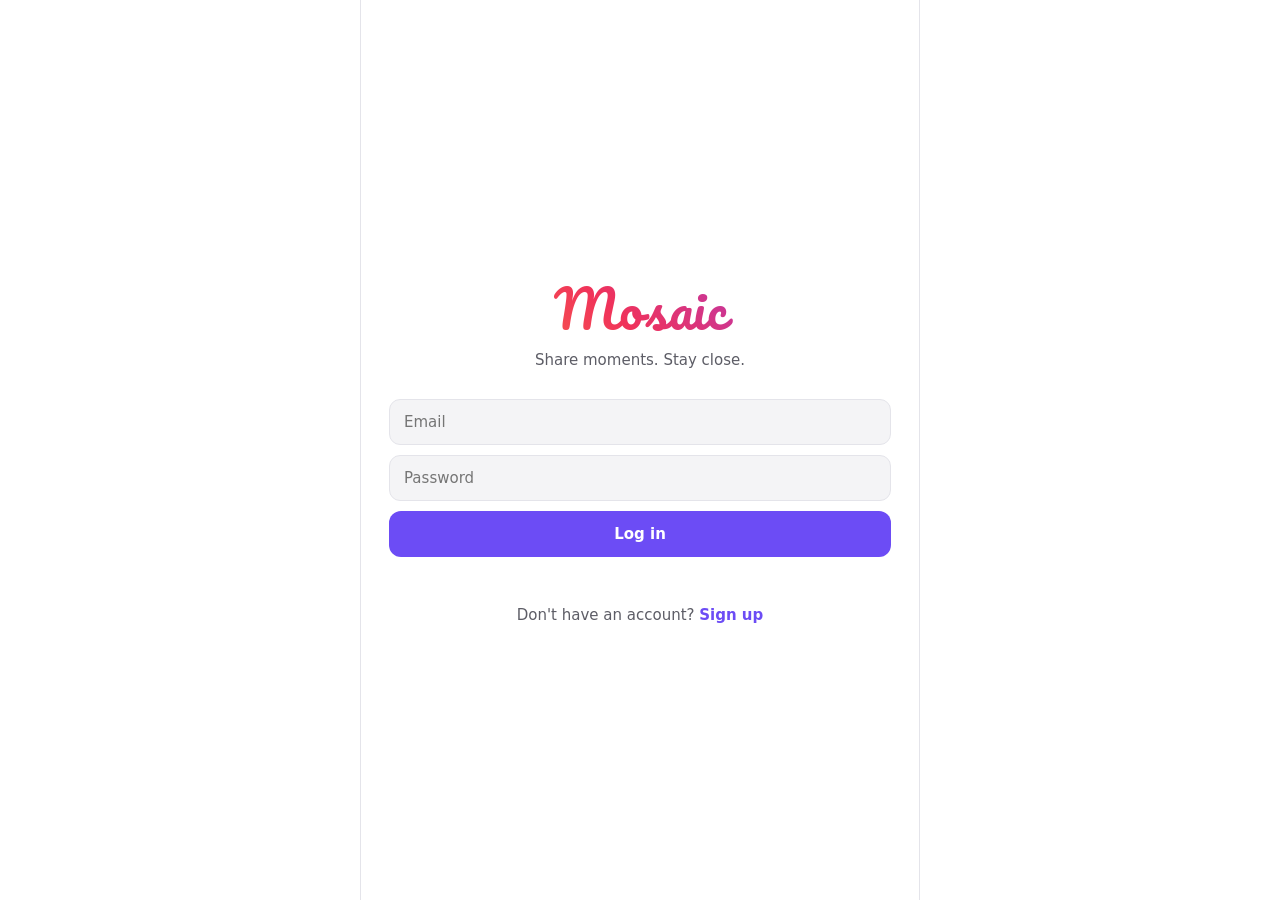
<file: mosaic/index.html>
<!doctype html>
<html lang="en">
<head>
  <meta charset="utf-8">
  <meta name="viewport" content="width=device-width, initial-scale=1, maximum-scale=1, user-scalable=no, viewport-fit=cover">
  <meta name="theme-color" content="#ffffff">
  <title>Mosaic</title>
  <style>@font-face { font-family: "Pacifico"; src: url("fonts/pacifico.woff2") format("woff2"); font-display: swap; }</style>
  <link rel="stylesheet" href="app.css">
</head>
<body>
  <div id="app"></div>
  <script src="config.js"></script>
  <script src="lib/supabase.js"></script>
  <script src="js/util.js"></script>
  <script src="js/api-demo.js"></script>
  <script src="js/api-supabase.js"></script>
  <script src="js/app.js"></script>
  <script src="js/feed.js"></script>
  <script src="js/profile.js"></script>
  <script src="js/create.js"></script>
  <script src="js/stories.js"></script>
  <script src="js/chat.js"></script>
  <script src="js/main.js"></script>
</body>
</html>
</file>
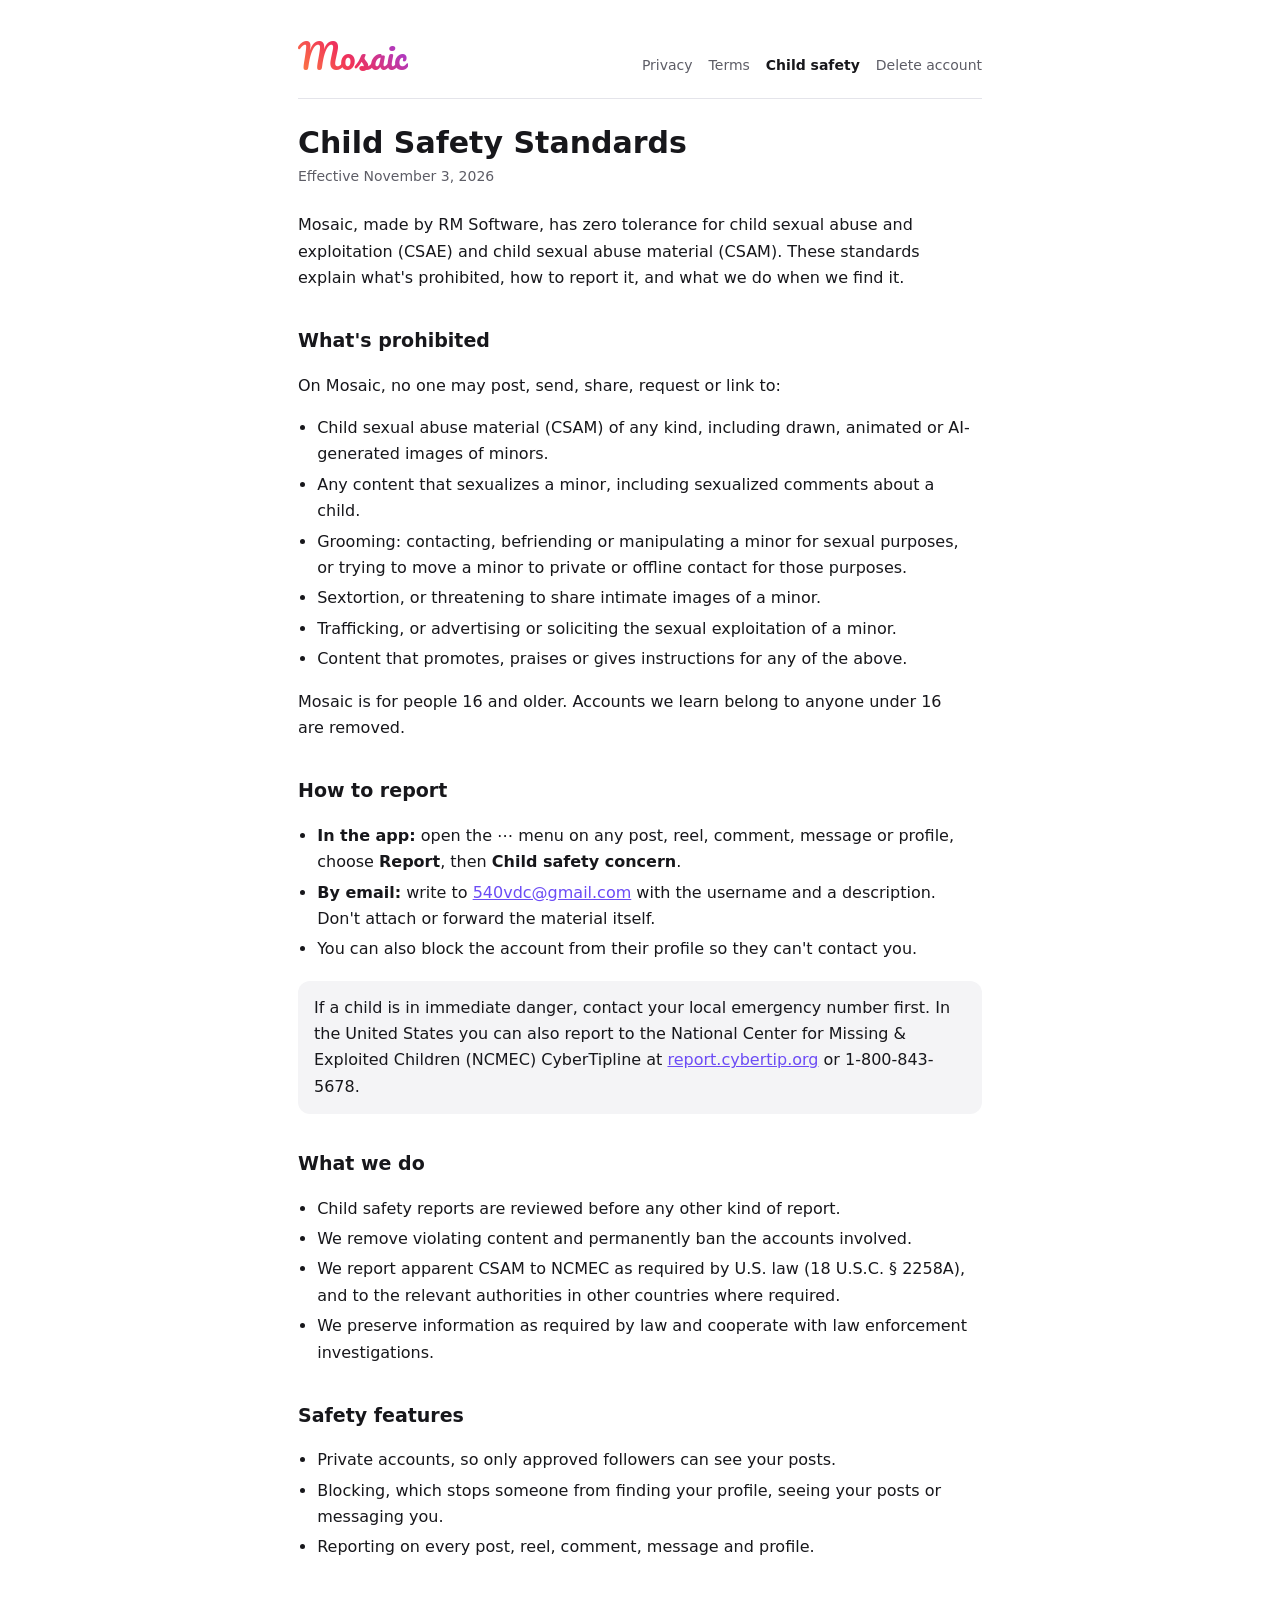
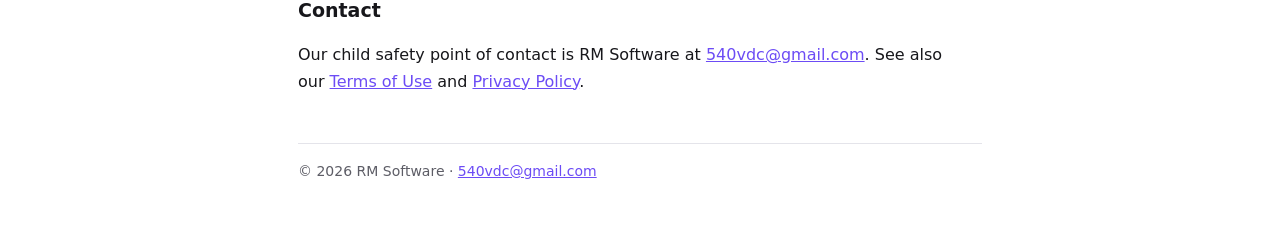
<file: mosaic/child-safety.html>
<!doctype html>
<html lang="en">
<head>
<meta charset="utf-8">
<meta name="viewport" content="width=device-width, initial-scale=1, viewport-fit=cover">
<title>Mosaic Child Safety Standards</title>
<link rel="stylesheet" href="legal.css">
</head>
<body>
<div class="wrap">
  <header><a class="logo" href="./">Mosaic</a>
    <nav><a href="privacy.html">Privacy</a><a href="terms.html">Terms</a><a href="child-safety.html" aria-current="page">Child safety</a><a href="delete-account.html">Delete account</a></nav></header>

  <h1>Child Safety Standards</h1>
  <p class="updated">Effective November 3, 2026</p>

  <p>Mosaic, made by RM Software, has zero tolerance for child sexual abuse and exploitation (CSAE) and child sexual abuse material (CSAM). These standards explain what's prohibited, how to report it, and what we do when we find it.</p>

  <h2>What's prohibited</h2>
  <p>On Mosaic, no one may post, send, share, request or link to:</p>
  <ul>
    <li>Child sexual abuse material (CSAM) of any kind, including drawn, animated or AI-generated images of minors.</li>
    <li>Any content that sexualizes a minor, including sexualized comments about a child.</li>
    <li>Grooming: contacting, befriending or manipulating a minor for sexual purposes, or trying to move a minor to private or offline contact for those purposes.</li>
    <li>Sextortion, or threatening to share intimate images of a minor.</li>
    <li>Trafficking, or advertising or soliciting the sexual exploitation of a minor.</li>
    <li>Content that promotes, praises or gives instructions for any of the above.</li>
  </ul>
  <p>Mosaic is for people 16 and older. Accounts we learn belong to anyone under 16 are removed.</p>

  <h2>How to report</h2>
  <ul>
    <li><b>In the app:</b> open the ⋯ menu on any post, reel, comment, message or profile, choose <b>Report</b>, then <b>Child safety concern</b>.</li>
    <li><b>By email:</b> write to <a href="mailto:540vdc@gmail.com?subject=Child%20safety%20report">540vdc@gmail.com</a> with the username and a description. Don't attach or forward the material itself.</li>
    <li>You can also block the account from their profile so they can't contact you.</li>
  </ul>
  <div class="note">If a child is in immediate danger, contact your local emergency number first. In the United States you can also report to the National Center for Missing &amp; Exploited Children (NCMEC) CyberTipline at <a href="https://report.cybertip.org/" target="_blank" rel="noopener">report.cybertip.org</a> or 1-800-843-5678.</div>

  <h2>What we do</h2>
  <ul>
    <li>Child safety reports are reviewed before any other kind of report.</li>
    <li>We remove violating content and permanently ban the accounts involved.</li>
    <li>We report apparent CSAM to NCMEC as required by U.S. law (18 U.S.C. § 2258A), and to the relevant authorities in other countries where required.</li>
    <li>We preserve information as required by law and cooperate with law enforcement investigations.</li>
  </ul>

  <h2>Safety features</h2>
  <ul>
    <li>Private accounts, so only approved followers can see your posts.</li>
    <li>Blocking, which stops someone from finding your profile, seeing your posts or messaging you.</li>
    <li>Reporting on every post, reel, comment, message and profile.</li>
  </ul>

  <h2>Contact</h2>
  <p>Our child safety point of contact is RM Software at <a href="mailto:540vdc@gmail.com">540vdc@gmail.com</a>. See also our <a href="terms.html">Terms of Use</a> and <a href="privacy.html">Privacy Policy</a>.</p>

  <footer>© 2026 RM Software · <a href="mailto:540vdc@gmail.com">540vdc@gmail.com</a></footer>
</div>
</body>
</html>
</file>
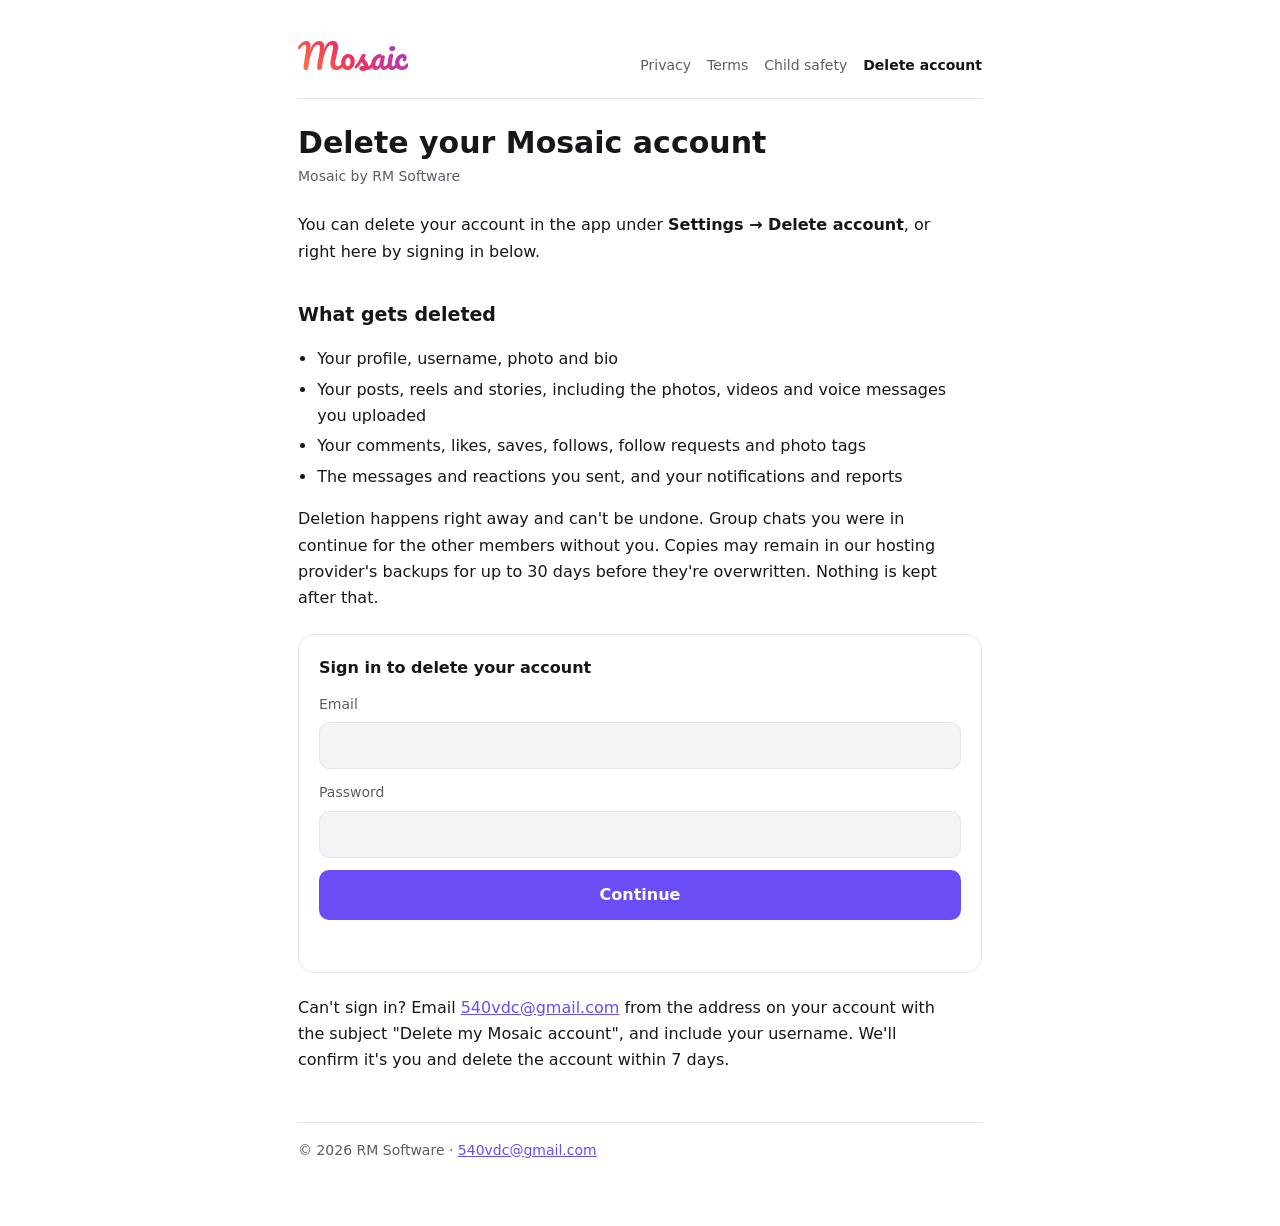
<file: mosaic/delete-account.html>
<!doctype html>
<html lang="en">
<head>
<meta charset="utf-8">
<meta name="viewport" content="width=device-width, initial-scale=1, viewport-fit=cover">
<title>Delete Your Mosaic Account</title>
<link rel="stylesheet" href="legal.css">
</head>
<body>
<div class="wrap">
  <header><a class="logo" href="./">Mosaic</a>
    <nav><a href="privacy.html">Privacy</a><a href="terms.html">Terms</a><a href="child-safety.html">Child safety</a><a href="delete-account.html" aria-current="page">Delete account</a></nav></header>

  <h1>Delete your Mosaic account</h1>
  <p class="updated">Mosaic by RM Software</p>

  <p>You can delete your account in the app under <b>Settings → Delete account</b>, or right here by signing in below.</p>

  <h2>What gets deleted</h2>
  <ul>
    <li>Your profile, username, photo and bio</li>
    <li>Your posts, reels and stories, including the photos, videos and voice messages you uploaded</li>
    <li>Your comments, likes, saves, follows, follow requests and photo tags</li>
    <li>The messages and reactions you sent, and your notifications and reports</li>
  </ul>
  <p>Deletion happens right away and can't be undone. Group chats you were in continue for the other members without you. Copies may remain in our hosting provider's backups for up to 30 days before they're overwritten. Nothing is kept after that.</p>

  <form class="card" id="signin" novalidate>
    <b>Sign in to delete your account</b>
    <label for="email">Email<input type="email" id="email" autocomplete="email" required></label>
    <label for="password">Password<input type="password" id="password" autocomplete="current-password" required></label>
    <button type="submit" id="signin-btn">Continue</button>
    <div class="msg" id="signin-msg" role="status"></div>
  </form>

  <div class="card" id="confirm" hidden>
    <b>Delete <span id="who"></span>?</b>
    <p style="margin:0">This permanently deletes the account and everything listed above.</p>
    <label for="typed">Type DELETE to confirm<input type="text" id="typed" autocomplete="off" autocapitalize="characters"></label>
    <button class="danger" id="delete-btn" disabled>Delete my account</button>
    <button class="plain" id="cancel-btn" type="button">Cancel</button>
    <div class="msg" id="confirm-msg" role="status"></div>
  </div>

  <div class="card" id="done" hidden>
    <b>Your account was deleted.</b>
    <p style="margin:0">Your profile and everything you posted or sent have been removed from Mosaic.</p>
  </div>

  <p>Can't sign in? Email <a href="mailto:540vdc@gmail.com?subject=Delete%20my%20Mosaic%20account">540vdc@gmail.com</a> from the address on your account with the subject "Delete my Mosaic account", and include your username. We'll confirm it's you and delete the account within 7 days.</p>

  <footer>© 2026 RM Software · <a href="mailto:540vdc@gmail.com">540vdc@gmail.com</a></footer>
</div>

<script src="config.js"></script>
<script src="lib/supabase.js"></script>
<script>
'use strict';
(function () {
  const $ = id => document.getElementById(id);
  const cfg = window.MOSAIC_CONFIG || {};
  const say = (id, text, isErr) => { const m = $(id); m.textContent = text; m.classList.toggle('err', !!isErr); };
  if (!window.supabase || !cfg.url || !cfg.key) {
    say('signin-msg', "Sign-in isn't available on this page right now. Use the app, or email us at the address below.", true);
    $('signin-btn').disabled = true;
    return;
  }
  // A separate storage key keeps this page from signing anyone out of the web app.
  const sb = supabase.createClient(cfg.url, cfg.key, { auth: { persistSession: false, storageKey: 'mosaic_delete_page' } });
  let user = null;

  $('signin').addEventListener('submit', async e => {
    e.preventDefault();
    const email = $('email').value.trim(), password = $('password').value;
    if (!email || !password) { say('signin-msg', 'Enter your email and password.', true); return; }
    $('signin-btn').disabled = true; say('signin-msg', 'Signing in…');
    const { data, error } = await sb.auth.signInWithPassword({ email, password });
    $('signin-btn').disabled = false;
    if (error) {
      const text = /invalid/i.test(error.message) ? 'Incorrect email or password.'
        : /fetch|network/i.test(error.message) ? "Couldn't reach Mosaic. Check your connection and try again." : error.message;
      say('signin-msg', text, true); return;
    }
    user = data.user;
    const { data: profile } = await sb.from('profiles').select('username').eq('id', user.id).maybeSingle();
    $('who').textContent = profile ? '@' + profile.username : email;
    say('signin-msg', '');
    $('signin').hidden = true; $('confirm').hidden = false; $('typed').focus();
  });

  $('typed').addEventListener('input', () => { $('delete-btn').disabled = $('typed').value.trim().toUpperCase() !== 'DELETE'; });

  $('cancel-btn').addEventListener('click', async () => {
    await sb.auth.signOut({ scope: 'local' }).catch(() => {});
    user = null; $('typed').value = ''; $('password').value = '';
    $('confirm').hidden = true; $('signin').hidden = false;
  });

  $('delete-btn').addEventListener('click', async () => {
    $('delete-btn').disabled = true; say('confirm-msg', 'Deleting your files…');
    try {
      const bucket = sb.storage.from('media');
      for (;;) {
        const { data, error } = await bucket.list(user.id, { limit: 1000 });
        if (error) throw error;
        const paths = (data || []).filter(f => f.name && f.id).map(f => `${user.id}/${f.name}`);
        if (!paths.length) break;
        const r = await bucket.remove(paths);
        if (r.error) throw r.error;
        if (paths.length < 1000) break;
      }
      say('confirm-msg', 'Deleting your account…');
      const { error } = await sb.rpc('delete_my_account');
      if (error) throw error;
      await sb.auth.signOut({ scope: 'local' }).catch(() => {});
      $('confirm').hidden = true; $('done').hidden = false;
    } catch (err) {
      $('delete-btn').disabled = false;
      say('confirm-msg', "Something went wrong and your account wasn't deleted: " + (err.message || err) + '. Try again, or email us.', true);
    }
  });
})();
</script>
</body>
</html>
</file>
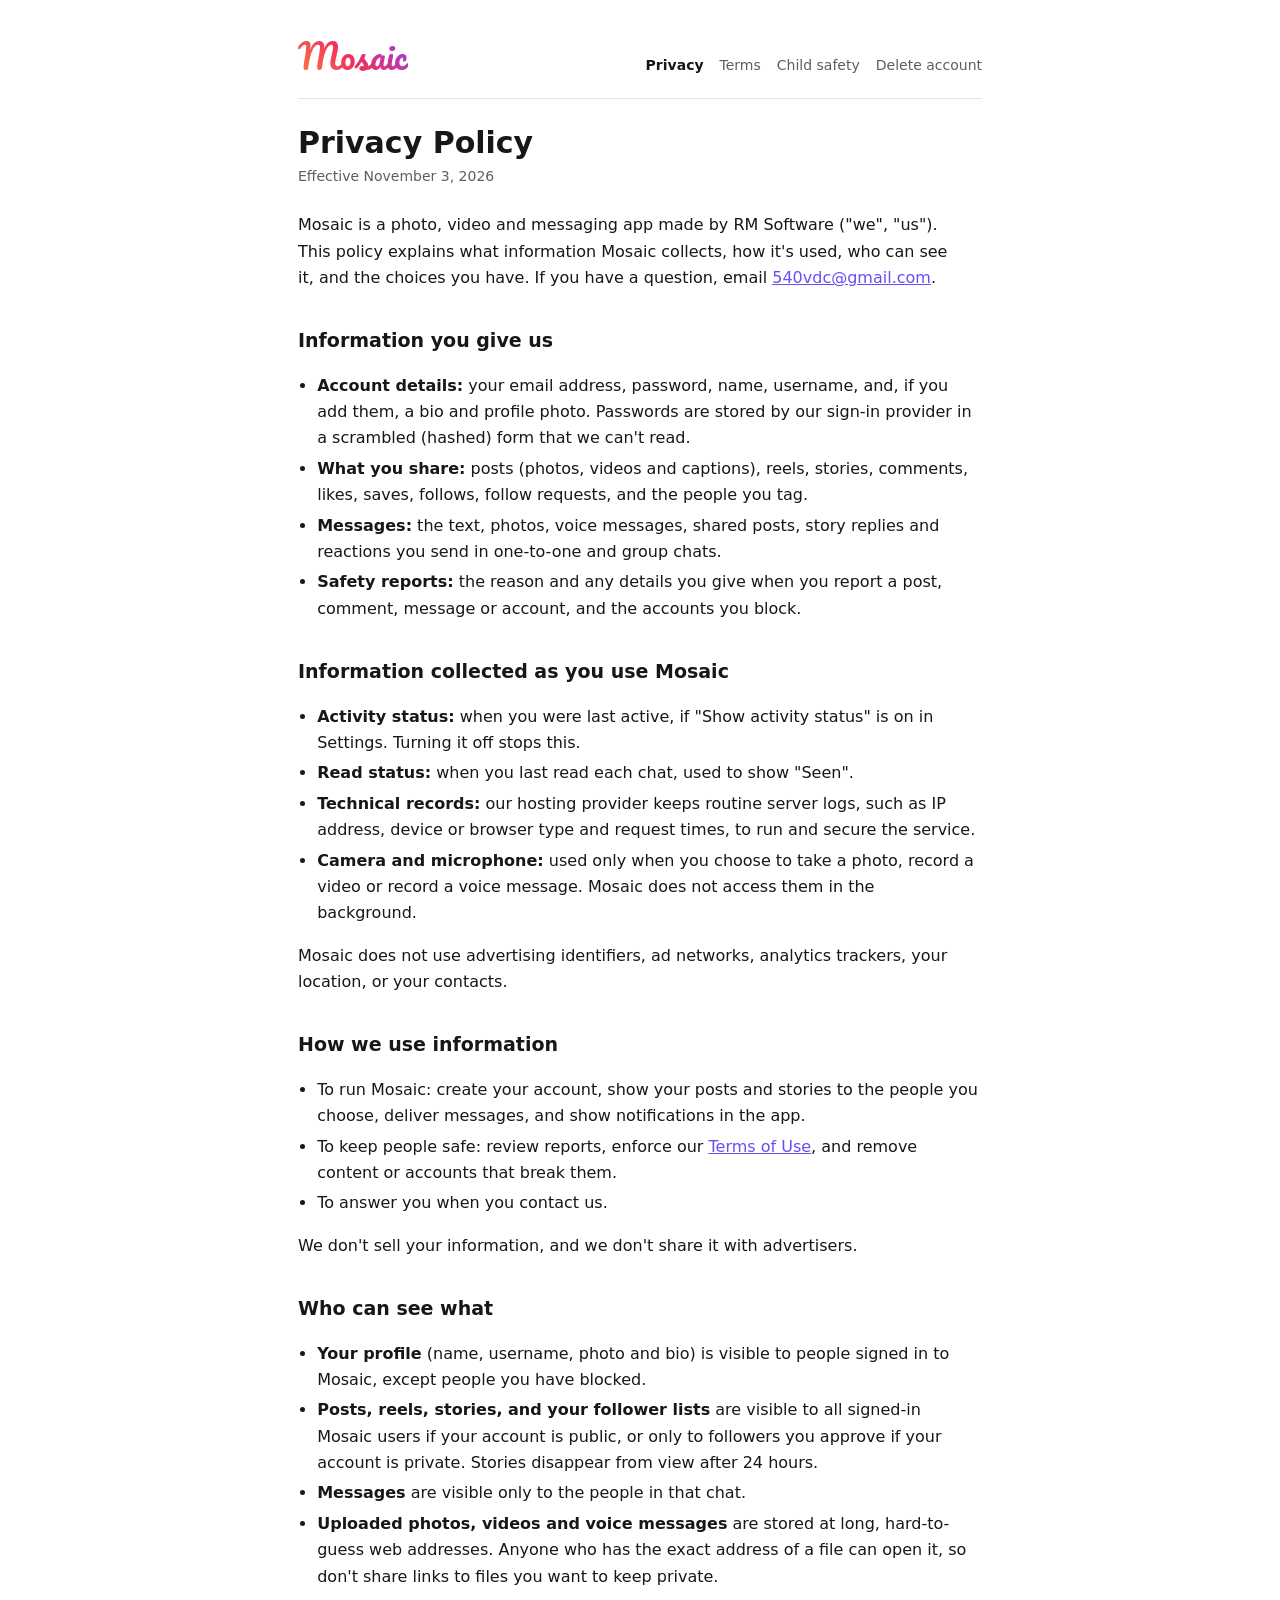
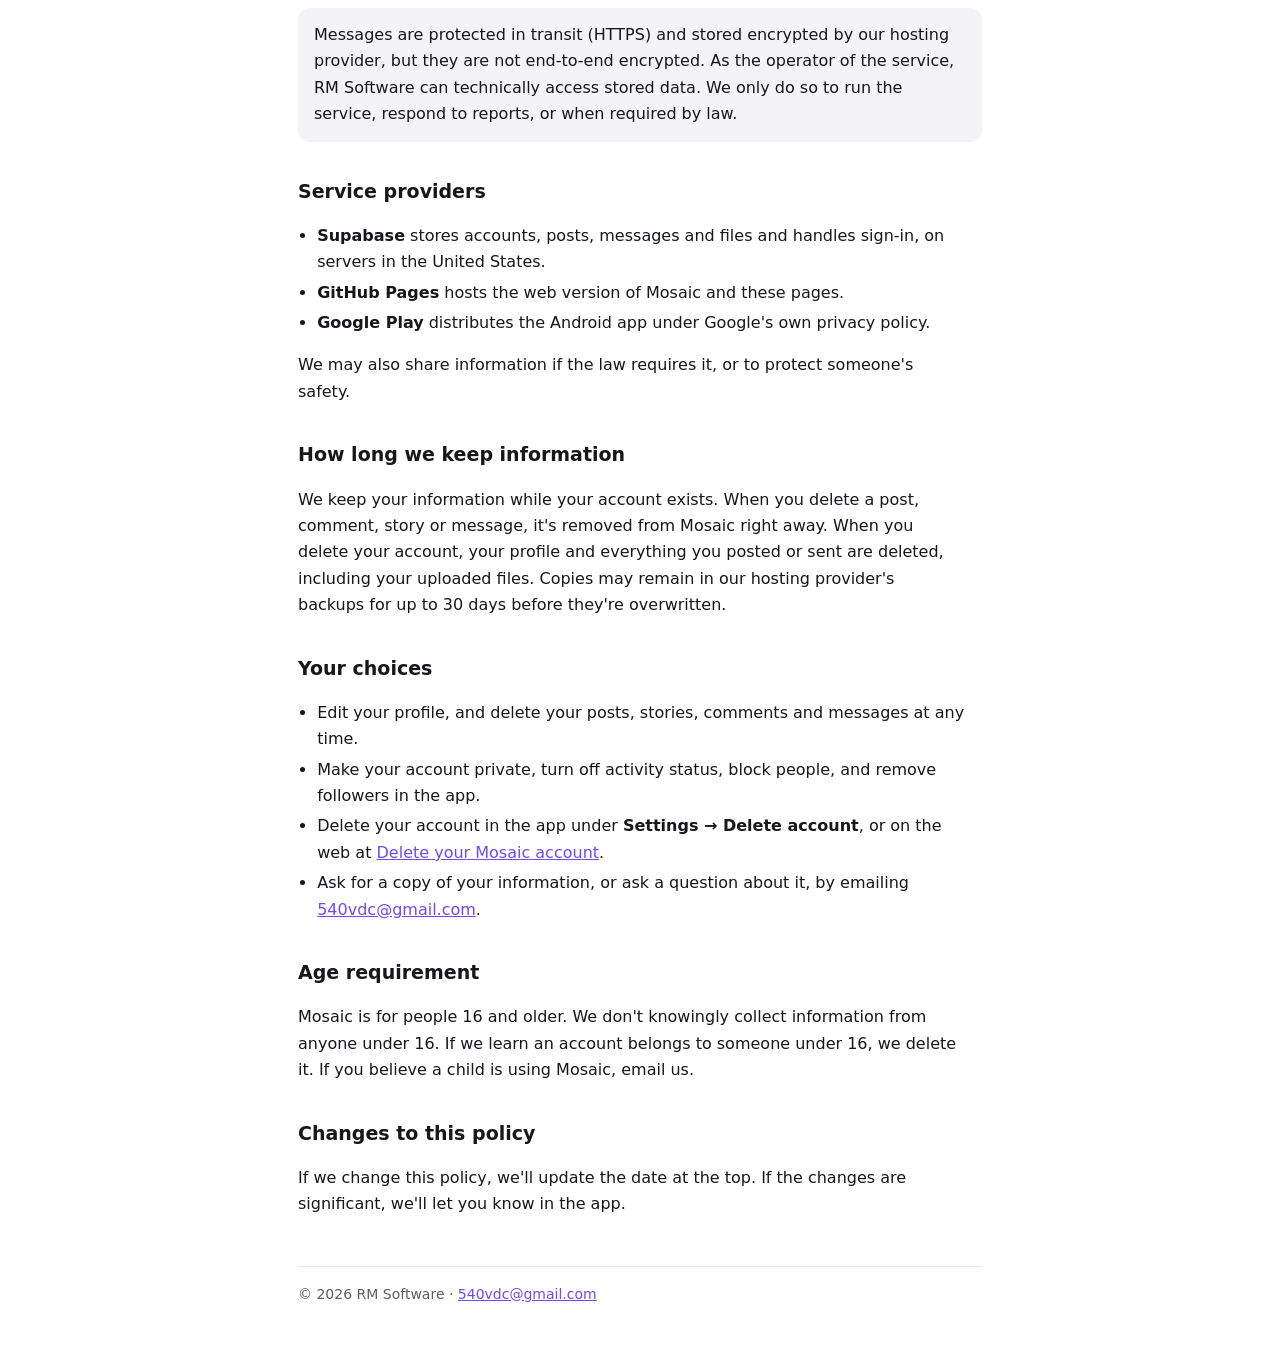
<file: mosaic/privacy.html>
<!doctype html>
<html lang="en">
<head>
<meta charset="utf-8">
<meta name="viewport" content="width=device-width, initial-scale=1, viewport-fit=cover">
<title>Mosaic Privacy Policy</title>
<link rel="stylesheet" href="legal.css">
</head>
<body>
<div class="wrap">
  <header><a class="logo" href="./">Mosaic</a>
    <nav><a href="privacy.html" aria-current="page">Privacy</a><a href="terms.html">Terms</a><a href="child-safety.html">Child safety</a><a href="delete-account.html">Delete account</a></nav></header>

  <h1>Privacy Policy</h1>
  <p class="updated">Effective November 3, 2026</p>

  <p>Mosaic is a photo, video and messaging app made by RM Software ("we", "us"). This policy explains what information Mosaic collects, how it's used, who can see it, and the choices you have. If you have a question, email <a href="mailto:540vdc@gmail.com">540vdc@gmail.com</a>.</p>

  <h2>Information you give us</h2>
  <ul>
    <li><b>Account details:</b> your email address, password, name, username, and, if you add them, a bio and profile photo. Passwords are stored by our sign-in provider in a scrambled (hashed) form that we can't read.</li>
    <li><b>What you share:</b> posts (photos, videos and captions), reels, stories, comments, likes, saves, follows, follow requests, and the people you tag.</li>
    <li><b>Messages:</b> the text, photos, voice messages, shared posts, story replies and reactions you send in one-to-one and group chats.</li>
    <li><b>Safety reports:</b> the reason and any details you give when you report a post, comment, message or account, and the accounts you block.</li>
  </ul>

  <h2>Information collected as you use Mosaic</h2>
  <ul>
    <li><b>Activity status:</b> when you were last active, if "Show activity status" is on in Settings. Turning it off stops this.</li>
    <li><b>Read status:</b> when you last read each chat, used to show "Seen".</li>
    <li><b>Technical records:</b> our hosting provider keeps routine server logs, such as IP address, device or browser type and request times, to run and secure the service.</li>
    <li><b>Camera and microphone:</b> used only when you choose to take a photo, record a video or record a voice message. Mosaic does not access them in the background.</li>
  </ul>
  <p>Mosaic does not use advertising identifiers, ad networks, analytics trackers, your location, or your contacts.</p>

  <h2>How we use information</h2>
  <ul>
    <li>To run Mosaic: create your account, show your posts and stories to the people you choose, deliver messages, and show notifications in the app.</li>
    <li>To keep people safe: review reports, enforce our <a href="terms.html">Terms of Use</a>, and remove content or accounts that break them.</li>
    <li>To answer you when you contact us.</li>
  </ul>
  <p>We don't sell your information, and we don't share it with advertisers.</p>

  <h2>Who can see what</h2>
  <ul>
    <li><b>Your profile</b> (name, username, photo and bio) is visible to people signed in to Mosaic, except people you have blocked.</li>
    <li><b>Posts, reels, stories, and your follower lists</b> are visible to all signed-in Mosaic users if your account is public, or only to followers you approve if your account is private. Stories disappear from view after 24 hours.</li>
    <li><b>Messages</b> are visible only to the people in that chat.</li>
    <li><b>Uploaded photos, videos and voice messages</b> are stored at long, hard-to-guess web addresses. Anyone who has the exact address of a file can open it, so don't share links to files you want to keep private.</li>
  </ul>
  <div class="note">Messages are protected in transit (HTTPS) and stored encrypted by our hosting provider, but they are not end-to-end encrypted. As the operator of the service, RM Software can technically access stored data. We only do so to run the service, respond to reports, or when required by law.</div>

  <h2>Service providers</h2>
  <ul>
    <li><b>Supabase</b> stores accounts, posts, messages and files and handles sign-in, on servers in the United States.</li>
    <li><b>GitHub Pages</b> hosts the web version of Mosaic and these pages.</li>
    <li><b>Google Play</b> distributes the Android app under Google's own privacy policy.</li>
  </ul>
  <p>We may also share information if the law requires it, or to protect someone's safety.</p>

  <h2>How long we keep information</h2>
  <p>We keep your information while your account exists. When you delete a post, comment, story or message, it's removed from Mosaic right away. When you delete your account, your profile and everything you posted or sent are deleted, including your uploaded files. Copies may remain in our hosting provider's backups for up to 30 days before they're overwritten.</p>

  <h2>Your choices</h2>
  <ul>
    <li>Edit your profile, and delete your posts, stories, comments and messages at any time.</li>
    <li>Make your account private, turn off activity status, block people, and remove followers in the app.</li>
    <li>Delete your account in the app under <b>Settings → Delete account</b>, or on the web at <a href="delete-account.html">Delete your Mosaic account</a>.</li>
    <li>Ask for a copy of your information, or ask a question about it, by emailing <a href="mailto:540vdc@gmail.com">540vdc@gmail.com</a>.</li>
  </ul>

  <h2>Age requirement</h2>
  <p>Mosaic is for people 16 and older. We don't knowingly collect information from anyone under 16. If we learn an account belongs to someone under 16, we delete it. If you believe a child is using Mosaic, email us.</p>

  <h2>Changes to this policy</h2>
  <p>If we change this policy, we'll update the date at the top. If the changes are significant, we'll let you know in the app.</p>

  <footer>© 2026 RM Software · <a href="mailto:540vdc@gmail.com">540vdc@gmail.com</a></footer>
</div>
</body>
</html>
</file>
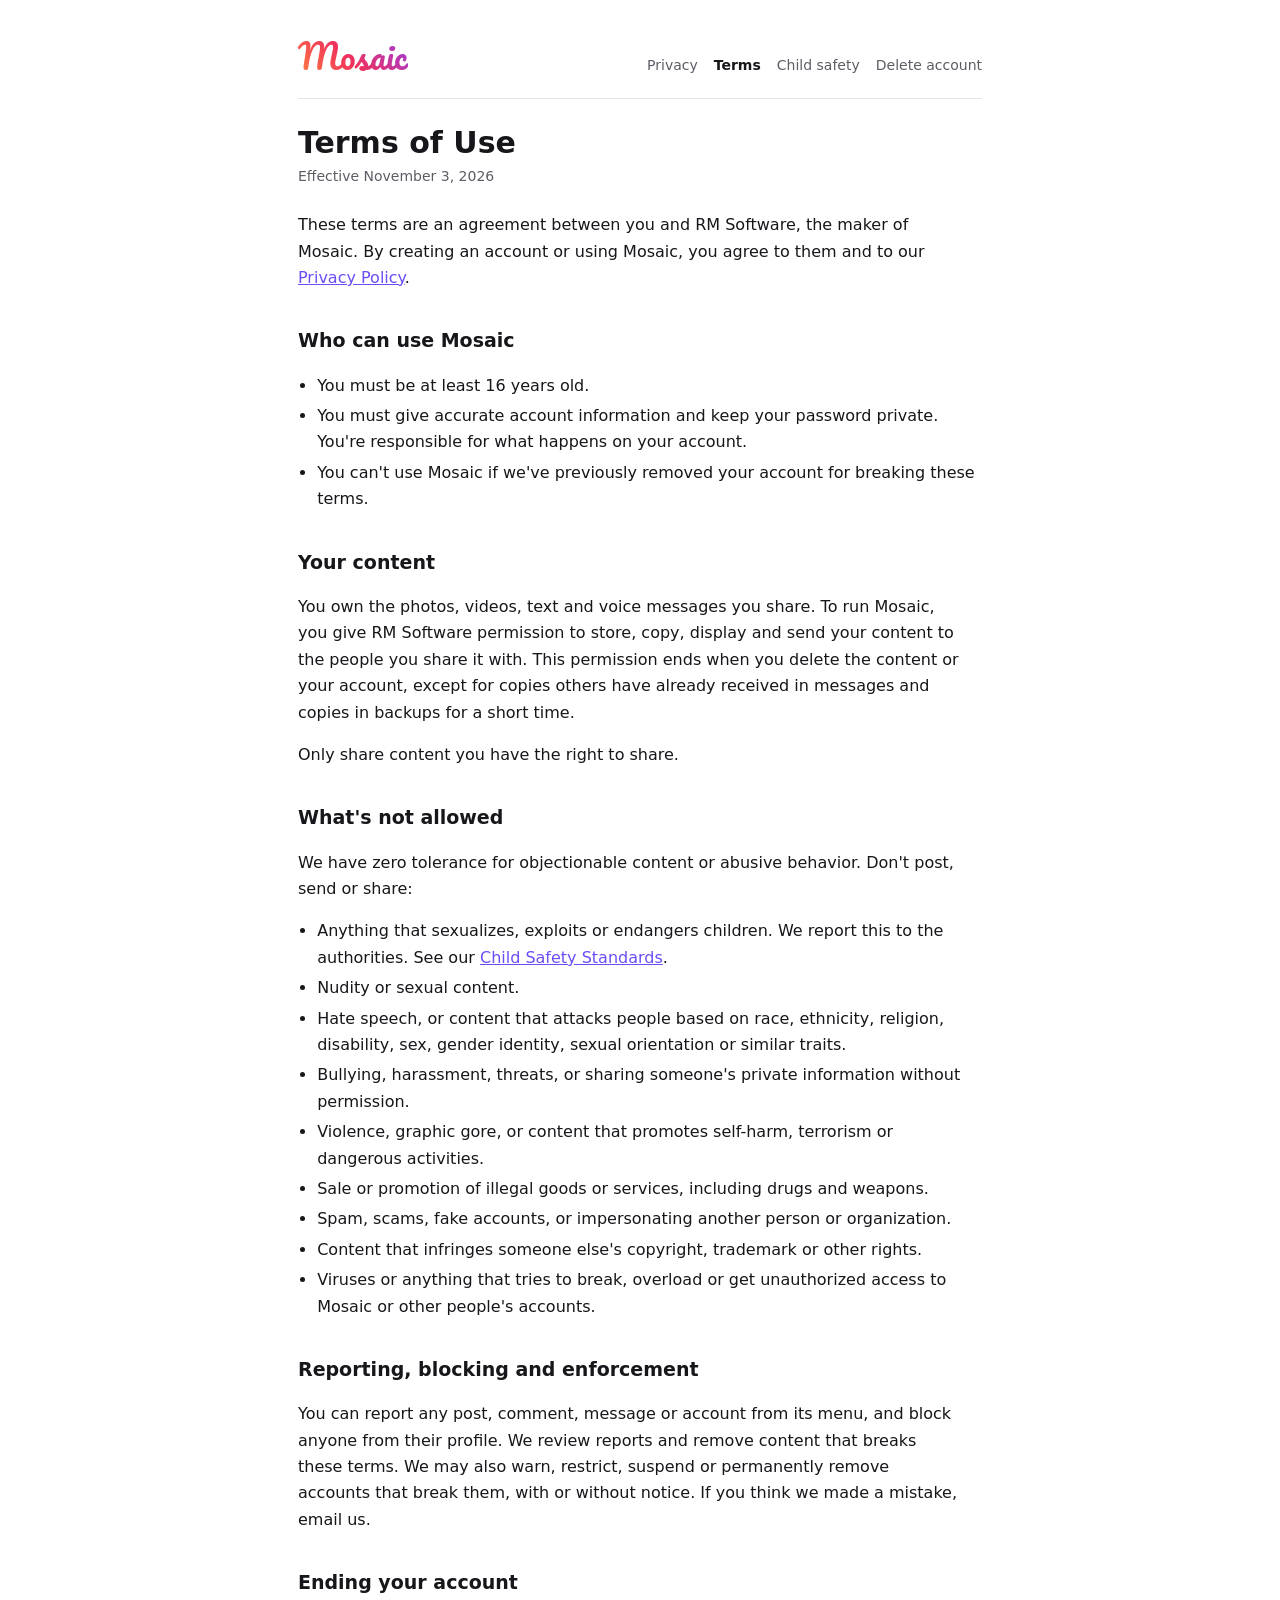
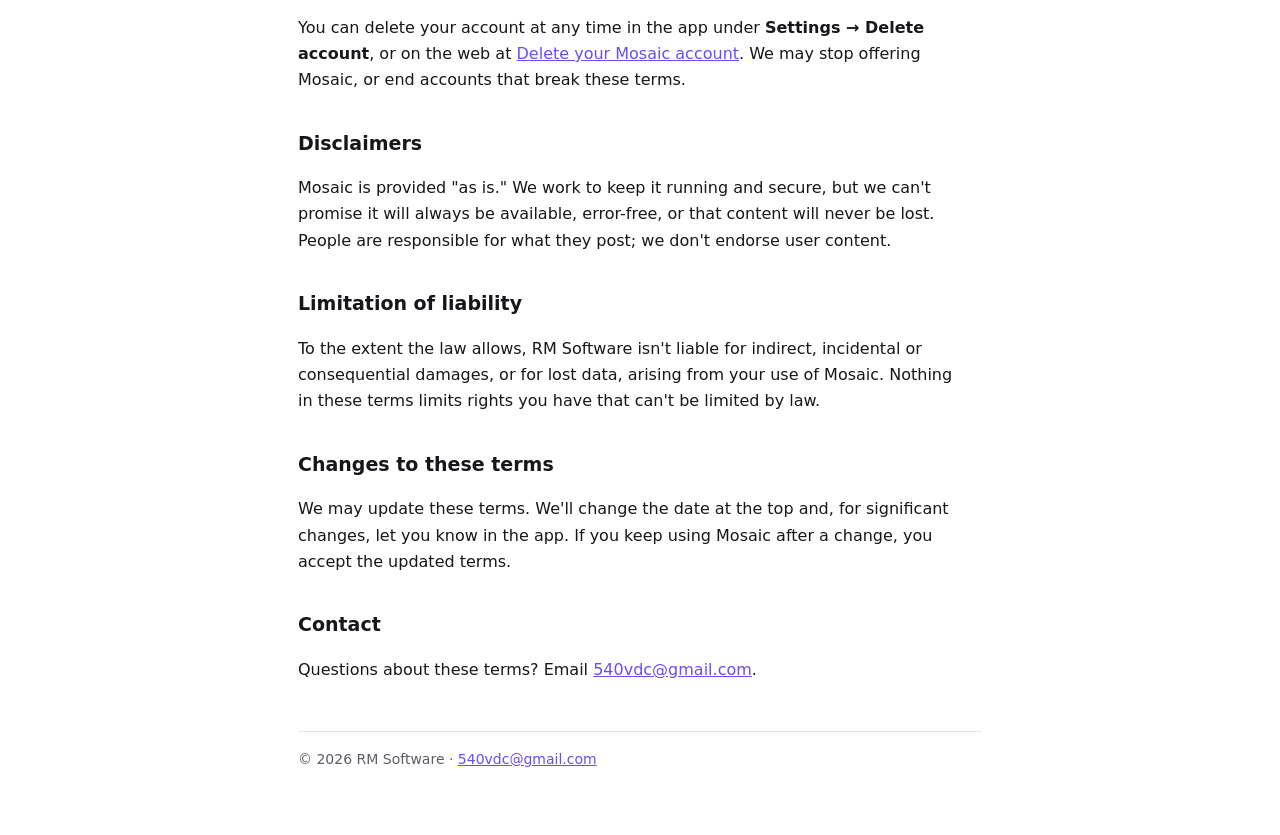
<file: mosaic/terms.html>
<!doctype html>
<html lang="en">
<head>
<meta charset="utf-8">
<meta name="viewport" content="width=device-width, initial-scale=1, viewport-fit=cover">
<title>Mosaic Terms of Use</title>
<link rel="stylesheet" href="legal.css">
</head>
<body>
<div class="wrap">
  <header><a class="logo" href="./">Mosaic</a>
    <nav><a href="privacy.html">Privacy</a><a href="terms.html" aria-current="page">Terms</a><a href="child-safety.html">Child safety</a><a href="delete-account.html">Delete account</a></nav></header>

  <h1>Terms of Use</h1>
  <p class="updated">Effective November 3, 2026</p>

  <p>These terms are an agreement between you and RM Software, the maker of Mosaic. By creating an account or using Mosaic, you agree to them and to our <a href="privacy.html">Privacy Policy</a>.</p>

  <h2>Who can use Mosaic</h2>
  <ul>
    <li>You must be at least 16 years old.</li>
    <li>You must give accurate account information and keep your password private. You're responsible for what happens on your account.</li>
    <li>You can't use Mosaic if we've previously removed your account for breaking these terms.</li>
  </ul>

  <h2>Your content</h2>
  <p>You own the photos, videos, text and voice messages you share. To run Mosaic, you give RM Software permission to store, copy, display and send your content to the people you share it with. This permission ends when you delete the content or your account, except for copies others have already received in messages and copies in backups for a short time.</p>
  <p>Only share content you have the right to share.</p>

  <h2>What's not allowed</h2>
  <p>We have zero tolerance for objectionable content or abusive behavior. Don't post, send or share:</p>
  <ul>
    <li>Anything that sexualizes, exploits or endangers children. We report this to the authorities. See our <a href="child-safety.html">Child Safety Standards</a>.</li>
    <li>Nudity or sexual content.</li>
    <li>Hate speech, or content that attacks people based on race, ethnicity, religion, disability, sex, gender identity, sexual orientation or similar traits.</li>
    <li>Bullying, harassment, threats, or sharing someone's private information without permission.</li>
    <li>Violence, graphic gore, or content that promotes self-harm, terrorism or dangerous activities.</li>
    <li>Sale or promotion of illegal goods or services, including drugs and weapons.</li>
    <li>Spam, scams, fake accounts, or impersonating another person or organization.</li>
    <li>Content that infringes someone else's copyright, trademark or other rights.</li>
    <li>Viruses or anything that tries to break, overload or get unauthorized access to Mosaic or other people's accounts.</li>
  </ul>

  <h2>Reporting, blocking and enforcement</h2>
  <p>You can report any post, comment, message or account from its menu, and block anyone from their profile. We review reports and remove content that breaks these terms. We may also warn, restrict, suspend or permanently remove accounts that break them, with or without notice. If you think we made a mistake, email us.</p>

  <h2>Ending your account</h2>
  <p>You can delete your account at any time in the app under <b>Settings → Delete account</b>, or on the web at <a href="delete-account.html">Delete your Mosaic account</a>. We may stop offering Mosaic, or end accounts that break these terms.</p>

  <h2>Disclaimers</h2>
  <p>Mosaic is provided "as is." We work to keep it running and secure, but we can't promise it will always be available, error-free, or that content will never be lost. People are responsible for what they post; we don't endorse user content.</p>

  <h2>Limitation of liability</h2>
  <p>To the extent the law allows, RM Software isn't liable for indirect, incidental or consequential damages, or for lost data, arising from your use of Mosaic. Nothing in these terms limits rights you have that can't be limited by law.</p>

  <h2>Changes to these terms</h2>
  <p>We may update these terms. We'll change the date at the top and, for significant changes, let you know in the app. If you keep using Mosaic after a change, you accept the updated terms.</p>

  <h2>Contact</h2>
  <p>Questions about these terms? Email <a href="mailto:540vdc@gmail.com">540vdc@gmail.com</a>.</p>

  <footer>© 2026 RM Software · <a href="mailto:540vdc@gmail.com">540vdc@gmail.com</a></footer>
</div>
</body>
</html>
</file>
<file: mosaic/app.css>
:root {
  --bg: #ffffff;
  --bg2: #f4f4f6;
  --bg3: #e9e9ee;
  --fg: #111114;
  --fg2: #5d5d66;
  --fg3: #9a9aa4;
  --line: #e4e4ea;
  --accent: #6c4cf5;
  --accent-fg: #ffffff;
  --like: #f0325a;
  --bubble-me: linear-gradient(135deg, #7b5cff, #b14cf0);
  --bubble-them: #efeff3;
  --brand: linear-gradient(45deg, #ff8a3d, #f0325a 45%, #8f3cf2);
  --shadow: 0 8px 30px rgba(0,0,0,.12);
  --safe-top: env(safe-area-inset-top, 0px);
  --safe-bottom: env(safe-area-inset-bottom, 0px);
  color-scheme: light;
}
@media (prefers-color-scheme: dark) {
  :root:not([data-theme="light"]) {
    --bg: #0b0b0d; --bg2: #18181c; --bg3: #26262c; --fg: #f3f3f6; --fg2: #a9a9b3; --fg3: #6d6d77;
    --line: #26262c; --bubble-them: #26262c; --shadow: 0 8px 30px rgba(0,0,0,.5); color-scheme: dark;
  }
}
:root[data-theme="dark"] {
  --bg: #0b0b0d; --bg2: #18181c; --bg3: #26262c; --fg: #f3f3f6; --fg2: #a9a9b3; --fg3: #6d6d77;
  --line: #26262c; --bubble-them: #26262c; --shadow: 0 8px 30px rgba(0,0,0,.5); color-scheme: dark;
}

* { box-sizing: border-box; -webkit-tap-highlight-color: transparent; }
html, body { margin: 0; height: 100%; background: var(--bg); color: var(--fg); overflow: hidden;
  font: 15px/1.35 Roboto, system-ui, -apple-system, "Segoe UI", sans-serif; overscroll-behavior: none; }
button { font: inherit; color: inherit; background: none; border: 0; padding: 0; cursor: pointer; }
input, textarea { font: inherit; color: var(--fg); }
img { display: block; }
a { color: inherit; }
.hidden, [hidden] { display: none !important; }

#app { position: fixed; inset: 0; max-width: 560px; margin: 0 auto; background: var(--bg); overflow: hidden; }
@media (min-width: 600px) { #app { border-left: 1px solid var(--line); border-right: 1px solid var(--line); } }

/* Screens */
.screen { position: absolute; inset: 0; display: flex; flex-direction: column; background: var(--bg);
  padding-top: var(--safe-top); }
/* Screens slide fully opaque so nothing underneath shows through mid-transition. */
.screen { contain: paint; }
.screen.covered { visibility: hidden; }
.screen.push { animation: slideIn .24s cubic-bezier(.2, .8, .2, 1); }
.screen.pop { animation: slideOut .2s ease-in forwards; }
@keyframes slideIn { from { transform: translateX(100%); } to { transform: none; } }
@keyframes slideOut { to { transform: translateX(100%); } }
.scroll { flex: 1; overflow-y: auto; overflow-x: hidden; -webkit-overflow-scrolling: touch; }

.topbar { height: 54px; display: flex; align-items: center; gap: 8px; padding: 0 8px 0 12px; flex-shrink: 0;
  border-bottom: 1px solid var(--line); }
.topbar.plain { border-bottom-color: transparent; }
.topbar h1 { font-size: 18px; font-weight: 700; margin: 0; flex: 1; min-width: 0; overflow: hidden; text-overflow: ellipsis; white-space: nowrap; }
.logo { font-family: "Pacifico", "Brush Script MT", cursive; font-weight: 400; font-size: 26px !important;
  background: var(--brand); -webkit-background-clip: text; background-clip: text; color: transparent; letter-spacing: .5px; }
.iconbtn { width: 42px; height: 42px; display: grid; place-items: center; border-radius: 50%; position: relative; flex-shrink: 0; }
.iconbtn:active { background: var(--bg2); }
.iconbtn svg { width: 26px; height: 26px; }
.badge { position: absolute; top: 4px; right: 3px; min-width: 18px; height: 18px; padding: 0 5px; border-radius: 9px;
  background: var(--like); color: #fff; font-size: 11px; font-weight: 700; display: grid; place-items: center; border: 2px solid var(--bg); }
.dot { position: absolute; bottom: 3px; left: 50%; width: 5px; height: 5px; margin-left: -2.5px; border-radius: 50%; background: var(--like); }

svg.i { fill: none; stroke: currentColor; stroke-width: 1.9; stroke-linecap: round; stroke-linejoin: round; }
svg.i.filled { fill: currentColor; }

/* Tab bar */
.tabbar { display: flex; border-top: 1px solid var(--line); padding-bottom: var(--safe-bottom); background: var(--bg); flex-shrink: 0; }
.tabbar button { flex: 1; height: 54px; display: grid; place-items: center; position: relative; color: var(--fg); }
.tabbar button svg { width: 27px; height: 27px; }
.tabbar .av { width: 28px; height: 28px; }
.tabbar button.on .av { outline: 2px solid var(--fg); outline-offset: 1px; }

/* Avatars */
.av { border-radius: 50%; object-fit: cover; background: var(--bg3); flex-shrink: 0; width: 36px; height: 36px; }
.av.s24 { width: 24px; height: 24px; } .av.s32 { width: 32px; height: 32px; } .av.s44 { width: 44px; height: 44px; }
.av.s56 { width: 56px; height: 56px; } .av.s86 { width: 86px; height: 86px; }
.ring { padding: 2.5px; border-radius: 50%; background: var(--brand); display: inline-block; }
.ring.seen { background: var(--bg3); }
.ring > .av { border: 2.5px solid var(--bg); display: block; }

/* Stories tray */
.stories { display: flex; gap: 14px; padding: 10px 12px 12px; overflow-x: auto; border-bottom: 1px solid var(--line); scrollbar-width: none; }
.stories::-webkit-scrollbar { display: none; }
.story { display: flex; flex-direction: column; align-items: center; gap: 4px; width: 70px; flex-shrink: 0; }
.story .av { width: 62px; height: 62px; }
.story span { font-size: 12px; max-width: 70px; overflow: hidden; text-overflow: ellipsis; white-space: nowrap; color: var(--fg2); }
.story .plus { position: absolute; right: -2px; bottom: -2px; width: 22px; height: 22px; border-radius: 50%; background: var(--accent);
  color: #fff; display: grid; place-items: center; border: 2.5px solid var(--bg); font-weight: 700; font-size: 15px; line-height: 1; }

/* Post */
.post { border-bottom: 1px solid var(--line); padding-bottom: 10px; }
.post-h { display: flex; align-items: center; gap: 10px; padding: 9px 6px 9px 12px; }
.post-h .who { flex: 1; min-width: 0; }
.uname { font-weight: 650; }
.sub { font-size: 12.5px; color: var(--fg2); }
.media { position: relative; background: var(--bg2); user-select: none; }
.media img { width: 100%; aspect-ratio: 1 / 1; object-fit: cover; }
.burst { position: absolute; left: 50%; top: 50%; width: 96px; height: 96px; margin: -48px; color: #fff; pointer-events: none;
  filter: drop-shadow(0 4px 14px rgba(0,0,0,.35)); animation: burst .8s ease-out forwards; }
@keyframes burst { 0% { transform: scale(0); opacity: 0 } 15% { transform: scale(1.15); opacity: 1 } 30% { transform: scale(.95) } 45%, 75% { transform: scale(1); opacity: 1 } 100% { transform: scale(.6) translateY(-30px); opacity: 0 } }
.actions { display: flex; align-items: center; padding: 4px 4px 0; }
.actions .iconbtn svg { width: 26px; height: 26px; }
.actions .spacer { flex: 1; }
.liked { color: var(--like); }
.liked svg { animation: pop .35s ease; }
@keyframes pop { 40% { transform: scale(1.3) } }
.post .meta { padding: 0 14px; display: flex; flex-direction: column; gap: 3px; }
.post .meta .muted { color: var(--fg2); }
.caption { white-space: pre-wrap; word-wrap: break-word; }
.time { font-size: 11.5px; color: var(--fg3); text-transform: uppercase; letter-spacing: .3px; }
.mention { color: var(--accent); font-weight: 500; }

/* Grids */
.grid { display: grid; grid-template-columns: repeat(3, 1fr); gap: 2px; }
.grid button { aspect-ratio: 1; overflow: hidden; background: var(--bg2); }
.grid img { width: 100%; height: 100%; object-fit: cover; }

/* Profile */
.prof { padding: 14px 16px 6px; }
.prof-top { display: flex; align-items: center; gap: 22px; }
.counts { flex: 1; display: flex; justify-content: space-around; text-align: center; }
.counts b { display: block; font-size: 17px; }
.counts span { font-size: 13px; color: var(--fg2); }
.prof .name { font-weight: 650; margin-top: 10px; }
.prof .bio { white-space: pre-wrap; margin-top: 2px; }
.row { display: flex; gap: 8px; }
.btn { height: 36px; border-radius: 9px; padding: 0 16px; font-weight: 600; font-size: 14px; background: var(--bg3); color: var(--fg);
  display: inline-flex; align-items: center; justify-content: center; gap: 6px; }
.btn.primary { background: var(--accent); color: var(--accent-fg); }
.btn.block { flex: 1; }
.btn.big { height: 46px; border-radius: 12px; font-size: 15px; width: 100%; }
.btn:disabled { opacity: .5; }
.btn:active { filter: brightness(.92); }
.tabs { display: flex; border-top: 1px solid var(--line); margin-top: 14px; }
.tabs button { flex: 1; height: 46px; display: grid; place-items: center; color: var(--fg3); border-bottom: 1.5px solid transparent; }
.tabs button.on { color: var(--fg); border-bottom-color: var(--fg); }
.tabs svg { width: 24px; height: 24px; }

/* Lists */
.list-item { display: flex; align-items: center; gap: 12px; padding: 9px 14px; width: 100%; text-align: left; }
.list-item:active { background: var(--bg2); }
.list-item .grow { flex: 1; min-width: 0; }
.list-item .grow > div { overflow: hidden; text-overflow: ellipsis; white-space: nowrap; }
.list-item .thumb { width: 44px; height: 44px; object-fit: cover; border-radius: 4px; }
.unread .uname, .unread .sub { font-weight: 700; color: var(--fg); }
.udot { width: 9px; height: 9px; border-radius: 50%; background: var(--accent); }
.section-h { font-weight: 700; padding: 14px 14px 6px; font-size: 15px; }
.empty { text-align: center; color: var(--fg2); padding: 48px 32px; }
.empty svg { width: 64px; height: 64px; stroke-width: 1.3; margin-bottom: 8px; color: var(--fg); }
.empty h3 { color: var(--fg); margin: 6px 0; font-size: 20px; }

/* Inputs */
.field { width: 100%; border: 1px solid var(--line); background: var(--bg2); border-radius: 11px; padding: 12px 14px; outline: none; }
.field:focus { border-color: var(--accent); }
textarea.field { resize: none; min-height: 90px; }
.searchbar { margin: 8px 12px; display: flex; align-items: center; gap: 8px; background: var(--bg2); border-radius: 11px; padding: 0 12px; }
.searchbar input { flex: 1; border: 0; background: none; height: 40px; outline: none; }
.searchbar svg { width: 18px; height: 18px; color: var(--fg3); }
label.lbl { display: block; font-size: 13px; color: var(--fg2); margin: 14px 0 6px; }
.form { padding: 0 18px 30px; }

/* Composer bar */
.composer { display: flex; align-items: flex-end; gap: 8px; padding: 8px 10px calc(8px + var(--safe-bottom)); border-top: 1px solid var(--line); background: var(--bg); flex-shrink: 0; }
.composer .box { flex: 1; display: flex; align-items: flex-end; background: var(--bg2); border-radius: 22px; padding: 2px 4px 2px 14px; min-height: 44px; }
.composer textarea { flex: 1; border: 0; background: none; outline: none; resize: none; padding: 11px 0; max-height: 120px; line-height: 1.35; }
.composer .send { color: var(--accent); font-weight: 700; padding: 0 10px; height: 40px; }
.composer .send:disabled { opacity: .4; }

/* Chat */
.chat { padding: 10px 12px 6px; display: flex; flex-direction: column; gap: 2px; }
.msg { display: flex; align-items: flex-end; gap: 6px; max-width: 80%; position: relative; }
.msg.me { align-self: flex-end; flex-direction: row-reverse; }
.msg .bub { padding: 9px 13px; border-radius: 20px; background: var(--bubble-them); white-space: pre-wrap; word-wrap: break-word; overflow-wrap: anywhere; user-select: text; }
.msg.me .bub { background: var(--bubble-me); color: #fff; }
.msg .bub.img { padding: 0; overflow: hidden; background: none; border-radius: 18px; }
.msg .bub.img img { max-width: 230px; max-height: 300px; object-fit: cover; }
.msg .bub.shared { padding: 0; overflow: hidden; width: 220px; background: var(--bg2); color: var(--fg); border: 1px solid var(--line); }
.msg .bub.shared .sh { display: flex; align-items: center; gap: 8px; padding: 8px 10px; font-weight: 600; font-size: 13.5px; }
.msg .bub.shared > img { width: 100%; aspect-ratio: 1; object-fit: cover; }
.msg .bub.shared .cap { padding: 8px 10px; font-size: 13px; color: var(--fg2); max-height: 54px; overflow: hidden; }
.msg .story-ref { font-size: 12px; color: var(--fg2); margin-bottom: 3px; }
.msg .story-ref img { width: 70px; height: 110px; object-fit: cover; border-radius: 10px; margin-top: 4px; }
.msg .col { display: flex; flex-direction: column; align-items: flex-start; min-width: 0; }
.msg.me .col { align-items: flex-end; }
.msg .av { width: 26px; height: 26px; }
.msg .av.ghost { visibility: hidden; }
.msg .heart { position: absolute; bottom: -9px; font-size: 12px; background: var(--bg); border: 1px solid var(--line); border-radius: 10px; padding: 1px 5px; color: var(--like); }
.msg.me .heart { right: 6px; } .msg:not(.me) .heart { left: 38px; }
.msg.hasheart { margin-bottom: 12px; }
.gap { height: 8px; }
.daysep { text-align: center; font-size: 12px; color: var(--fg3); margin: 12px 0 6px; }
.seen { align-self: flex-end; font-size: 12px; color: var(--fg3); margin-top: 3px; padding-right: 4px; }
.msg .bub.typing { display: flex; gap: 4px; padding: 14px 15px; }
.typing i { width: 7px; height: 7px; border-radius: 50%; background: var(--fg3); animation: blink 1.2s infinite; }
.typing i:nth-child(2) { animation-delay: .2s } .typing i:nth-child(3) { animation-delay: .4s }
@keyframes blink { 0%, 60%, 100% { opacity: .3; transform: none } 30% { opacity: 1; transform: translateY(-3px) } }

/* Story viewer */
.viewer { position: absolute; inset: 0; background: #000; z-index: 40; display: flex; flex-direction: column; color: #fff; padding-top: var(--safe-top); }
.viewer .bars { display: flex; gap: 3px; padding: 8px 8px 0; }
.viewer .bars div { flex: 1; height: 2.5px; background: rgba(255,255,255,.35); border-radius: 2px; overflow: hidden; }
.viewer .bars div i { display: block; height: 100%; width: 0; background: #fff; }
.viewer .vh { display: flex; align-items: center; gap: 10px; padding: 10px 6px 10px 12px; z-index: 2; }
.viewer .vh .uname { flex: 0 1 auto; }
.viewer .vh .sub { color: rgba(255,255,255,.7); flex: 1; }
.viewer .stage { flex: 1; position: relative; display: grid; place-items: center; overflow: hidden; }
.viewer .stage img { max-width: 100%; max-height: 100%; object-fit: contain; }
.viewer .tapl, .viewer .tapr { position: absolute; top: 0; bottom: 0; }
.viewer .tapl { left: 0; width: 33%; } .viewer .tapr { right: 0; width: 67%; }
.viewer .reply { display: flex; gap: 8px; padding: 10px 12px calc(12px + var(--safe-bottom)); align-items: center; }
.viewer .reply input { flex: 1; height: 44px; border-radius: 22px; border: 1px solid rgba(255,255,255,.5); background: transparent; color: #fff; padding: 0 16px; outline: none; }
.viewer .reply input::placeholder { color: rgba(255,255,255,.75); }
.viewer .iconbtn { color: #fff; }

/* Sheets, toasts, dialogs */
.scrim { position: absolute; inset: 0; background: rgba(0,0,0,.45); z-index: 50; animation: fade .15s; display: flex; align-items: flex-end; }
@keyframes fade { from { opacity: 0 } }
.sheet { width: 100%; background: var(--bg); border-radius: 18px 18px 0 0; padding: 8px 0 calc(10px + var(--safe-bottom)); max-height: 80%; display: flex; flex-direction: column; animation: up .2s ease-out; }
@keyframes up { from { transform: translateY(40%) } }
.sheet .grab { width: 40px; height: 4px; border-radius: 2px; background: var(--bg3); margin: 2px auto 8px; }
.sheet .sheet-h { text-align: center; font-weight: 700; padding: 4px 0 10px; border-bottom: 1px solid var(--line); }
.sheet .opt { padding: 15px 20px; text-align: left; width: 100%; font-size: 16px; }
.sheet .opt.danger { color: var(--like); font-weight: 600; }
.sheet .opt:active { background: var(--bg2); }
.toast { position: absolute; left: 50%; bottom: calc(80px + var(--safe-bottom)); transform: translateX(-50%); background: var(--fg); color: var(--bg);
  padding: 10px 18px; border-radius: 22px; z-index: 60; font-size: 14px; box-shadow: var(--shadow); animation: fade .2s; max-width: 90%; text-align: center; }

/* Auth */
.auth { justify-content: center; }
.auth .inner { padding: 24px 28px; display: flex; flex-direction: column; gap: 10px; }
.auth .logo { text-align: center; font-size: 52px !important; margin: 0 0 4px; line-height: 1.3; }
.auth .tag { text-align: center; color: var(--fg2); margin: -6px 0 18px; }
.auth .err { color: var(--like); font-size: 13.5px; text-align: center; min-height: 18px; }
.auth .swap { text-align: center; color: var(--fg2); margin-top: 10px; }
.auth .swap button { color: var(--accent); font-weight: 650; }
.demo-note { margin: 0 auto; font-size: 12.5px; color: var(--fg2); background: var(--bg2); padding: 8px 12px; border-radius: 10px; text-align: center; }
.linkbtn { color: var(--accent); font-weight: 600; font-size: 14px; }

/* Create */
.preview { position: relative; background: var(--bg2); }
.preview img, .preview canvas { width: 100%; aspect-ratio: 1; object-fit: cover; }
.filters { display: flex; gap: 10px; overflow-x: auto; padding: 12px; scrollbar-width: none; }
.filters button { flex-shrink: 0; display: flex; flex-direction: column; align-items: center; gap: 5px; font-size: 12px; color: var(--fg2); }
.filters img { width: 74px; height: 74px; object-fit: cover; border-radius: 6px; border: 2px solid transparent; }
.filters button.on { color: var(--fg); font-weight: 650; }
.filters button.on img { border-color: var(--accent); }
.pick { margin: 30px auto; display: flex; flex-direction: column; align-items: center; gap: 14px; color: var(--fg2); text-align: center; padding: 0 30px; }
.pick svg { width: 80px; height: 80px; stroke-width: 1.2; color: var(--fg); }
.seg { display: flex; background: var(--bg2); border-radius: 10px; padding: 3px; margin: 10px 14px 0; }
.seg button { flex: 1; height: 34px; border-radius: 8px; font-weight: 600; color: var(--fg2); font-size: 14px; }
.seg button.on { background: var(--bg); color: var(--fg); box-shadow: 0 1px 3px rgba(0,0,0,.12); }

/* Settings */
.set-row { display: flex; align-items: center; gap: 14px; padding: 14px 18px; width: 100%; text-align: left; font-size: 15.5px; }
.set-row:active { background: var(--bg2); }
.set-row svg { width: 24px; height: 24px; }
.set-row .val { margin-left: auto; color: var(--fg2); font-size: 14px; }
.about { text-align: center; padding: 30px 24px; color: var(--fg2); font-size: 14px; }
.about .logo { font-size: 42px !important; display: block; }

.spinner { width: 28px; height: 28px; border: 3px solid var(--bg3); border-top-color: var(--accent); border-radius: 50%; animation: spin .8s linear infinite; margin: 30px auto; }
@keyframes spin { to { transform: rotate(360deg) } }
.loadmore { height: 1px; }

/* ===================== Update 2 ===================== */
/* Media carousel */
.media .track { display: flex; overflow-x: auto; scroll-snap-type: x mandatory; scrollbar-width: none; }
.media .track::-webkit-scrollbar { display: none; }
.media .slide { flex: 0 0 100%; scroll-snap-align: center; aspect-ratio: 1 / 1; background: #000; display: grid; place-items: center; }
.media .slide img { width: 100%; height: 100%; aspect-ratio: auto; object-fit: cover; }
.media .slide video { width: 100%; height: 100%; object-fit: cover; }
.media .counter, .preview .counter { position: absolute; top: 10px; right: 10px; background: rgba(0,0,0,.6); color: #fff; font-size: 12px; font-weight: 600; padding: 3px 9px; border-radius: 12px; }
.mutebtn, .tagbtn { position: absolute; bottom: 10px; width: 30px; height: 30px; border-radius: 50%; background: rgba(0,0,0,.6); color: #fff; display: grid; place-items: center; }
.mutebtn { right: 10px; } .tagbtn { left: 10px; }
.mutebtn svg, .tagbtn svg { width: 16px; height: 16px; }
.taglist { position: absolute; left: 10px; bottom: 48px; display: flex; flex-wrap: wrap; gap: 6px; max-width: 80%; }
.taglist button { background: rgba(0,0,0,.75); color: #fff; font-size: 13px; font-weight: 600; padding: 5px 10px; border-radius: 6px; }
.dots { display: flex; gap: 4px; align-items: center; margin: 0 auto; position: absolute; left: 50%; transform: translateX(-50%); }
.actions { position: relative; }
.dots i { width: 6px; height: 6px; border-radius: 50%; background: var(--bg3); }
.dots i.on { background: var(--accent); }
.post-h .who .sub { overflow: hidden; text-overflow: ellipsis; white-space: nowrap; }
.grid button { position: relative; }
.gbadge { position: absolute; top: 6px; right: 6px; color: #fff; filter: drop-shadow(0 1px 2px rgba(0,0,0,.6)); }
.gbadge svg { width: 18px; height: 18px; }

/* Comments */
.comment.child { padding-left: 54px; }
.clike { width: 32px; height: 32px; }
.clike svg { width: 15px; height: 15px; }
.viewreplies { display: flex; align-items: center; gap: 10px; padding: 2px 14px 8px 58px; font-size: 13px; color: var(--fg2); font-weight: 600; }
.viewreplies i { width: 24px; height: 1px; background: var(--fg3); }
.replying { display: flex; align-items: center; justify-content: space-between; padding: 4px 6px 4px 16px; background: var(--bg2); color: var(--fg2); font-size: 13.5px; }

/* Presence */
.avwrap { position: relative; display: inline-block; flex-shrink: 0; }
.online { position: absolute; right: 1px; bottom: 1px; width: 13px; height: 13px; border-radius: 50%; background: #22c55e; border: 2.5px solid var(--bg); }
.online.inline { position: static; display: inline-block; width: 9px; height: 9px; border: 0; margin-right: 6px; vertical-align: 1px; }
.prof .status { margin-top: 2px; }
.lockico svg { width: 16px; height: 16px; margin-right: 4px; vertical-align: -2px; }

/* Chips, hashtags */
.chips { display: flex; flex-wrap: wrap; gap: 8px; padding: 0 14px 6px; }
.chip { background: var(--bg2); border: 1px solid var(--line); border-radius: 16px; padding: 6px 12px; font-size: 13.5px; font-weight: 600; }
.hashicon, .hashbig { width: 44px; height: 44px; border-radius: 50%; border: 1px solid var(--line); display: grid; place-items: center; flex-shrink: 0; }
.hashicon svg { width: 20px; height: 20px; }
.taghead { display: flex; align-items: center; gap: 16px; padding: 18px 16px; }
.hashbig { width: 76px; height: 76px; }
.hashbig svg { width: 34px; height: 34px; }
.taghead b { font-size: 18px; }

/* Activity */
.avstack { position: relative; width: 44px; height: 44px; flex-shrink: 0; }
.avstack .av { position: absolute; border: 2px solid var(--bg); }
.avstack .av:first-child { top: 0; left: 0; } .avstack .av:nth-child(2) { bottom: 0; right: 0; }
.check { width: 24px; height: 24px; border-radius: 50%; border: 2px solid var(--fg3); display: grid; place-items: center; flex-shrink: 0; }
.check.on { background: var(--accent); border-color: var(--accent); color: #fff; }
.check svg { width: 16px; height: 16px; stroke-width: 2.6; }

/* Settings */
.set-group { font-size: 13px; font-weight: 700; color: var(--fg2); text-transform: uppercase; letter-spacing: .5px; padding: 18px 18px 4px; }
.set-row .grow { flex: 1; display: flex; flex-direction: column; gap: 2px; }
.set-row.toggle { cursor: pointer; align-items: flex-start; }
.set-row.toggle svg { margin-top: 2px; }
.set-row input[type=checkbox] { appearance: none; width: 46px; height: 28px; border-radius: 14px; background: var(--bg3); position: relative; flex-shrink: 0; transition: background .2s; margin: 0; cursor: pointer; }
.set-row input[type=checkbox]::after { content: ""; position: absolute; top: 3px; left: 3px; width: 22px; height: 22px; border-radius: 50%; background: #fff; box-shadow: 0 1px 3px rgba(0,0,0,.3); transition: transform .2s; }
.set-row input[type=checkbox]:checked { background: var(--accent); }
.set-row input[type=checkbox]:checked::after { transform: translateX(18px); }
.set-row input[type=checkbox]:focus-visible { outline: 2px solid var(--accent); outline-offset: 2px; }

/* Create */
.pv-stage { aspect-ratio: 1; background: #000; display: grid; place-items: center; overflow: hidden; }
.pv-stage canvas, .pv-stage video { width: 100%; height: 100%; object-fit: cover; }
.pv-stage video { object-fit: contain; }
.pv-del, .pv-nav { position: absolute; width: 32px; height: 32px; border-radius: 50%; background: rgba(0,0,0,.6); color: #fff; display: grid; place-items: center; }
.pv-del { top: 10px; left: 10px; }
.pv-nav { top: 50%; margin-top: -16px; }
.pv-nav.prev { left: 10px; } .pv-nav.next { right: 10px; }
.pv-del svg, .pv-nav svg { width: 18px; height: 18px; }
.btn svg { width: 18px; height: 18px; }
.btn:disabled { pointer-events: none; }

/* Reels */
.reels { background: #000; color: #fff; }
.reels-top { position: absolute; top: 0; left: 0; right: 0; z-index: 3; display: flex; align-items: center; padding: 6px 8px 6px 16px; padding-top: calc(6px + var(--safe-top)); }
.reels-top h1 { flex: 1; margin: 0; font-size: 22px; }
.reels-top .iconbtn { color: #fff; }
.reel-track { flex: 1; overflow-y: auto; scroll-snap-type: y mandatory; scrollbar-width: none; }
.reel-track::-webkit-scrollbar { display: none; }
.reel { height: 100%; scroll-snap-align: start; scroll-snap-stop: always; position: relative; display: grid; place-items: center; background: #000; overflow: hidden; }
.reel video { width: 100%; height: 100%; object-fit: cover; }
.reel-side { position: absolute; right: 8px; bottom: 90px; display: flex; flex-direction: column; align-items: center; gap: 4px; font-size: 13px; font-weight: 600; text-shadow: 0 1px 3px rgba(0,0,0,.6); }
.reel-side button { width: 44px; height: 44px; display: grid; place-items: center; color: #fff; filter: drop-shadow(0 1px 3px rgba(0,0,0,.5)); }
.reel-side button svg { width: 30px; height: 30px; }
.reel-side span { margin-bottom: 10px; }
.reel-side .liked { color: var(--like); }
.reel-info { position: absolute; left: 14px; right: 70px; bottom: 18px; text-shadow: 0 1px 3px rgba(0,0,0,.7); display: flex; flex-direction: column; gap: 8px; }
.reel-info .av { border: 1.5px solid #fff; }
.reel-cap { font-size: 14px; max-height: 60px; overflow: hidden; }
.reel-cap .mention { color: #fff; font-weight: 700; }
.reel-mute { position: absolute; top: calc(60px + var(--safe-top)); right: 12px; width: 34px; height: 34px; border-radius: 50%; background: rgba(0,0,0,.5); color: #fff; display: grid; place-items: center; }
.reel-mute svg { width: 18px; height: 18px; }
.reel-empty { color: #ddd; height: 100%; display: flex; flex-direction: column; align-items: center; justify-content: center; }
.reel-empty svg, .reel-empty h3 { color: #fff; }
.dark-tabbar .tabbar { background: #000; border-top-color: #222; }
.dark-tabbar .tabbar button { color: #fff; }
.dark-tabbar .tabbar button.on .av { outline-color: #fff; }
svg.i.bold { stroke-width: 2.6; }

/* Story editor */
.story-editor { background: #000 !important; color: #fff; }
.se-top { display: flex; align-items: center; padding: 6px 8px; gap: 4px; z-index: 3; }
.se-top .iconbtn { color: #fff; }
.se-top .iconbtn.active { background: rgba(255,255,255,.2); }
.se-stage-wrap { flex: 1; min-height: 0; display: grid; place-items: center; position: relative; padding: 0 8px; }
.se-stage { position: relative; height: 100%; max-height: 100%; aspect-ratio: 9 / 16; max-width: 100%; border-radius: 14px; overflow: hidden; touch-action: none; }
.se-stage canvas { position: absolute; inset: 0; width: 100%; height: 100%; }
.se-draw { pointer-events: none; }
.se-layer { position: absolute; inset: 0; }
.se-item { position: absolute; transform: translate(-50%, -50%); white-space: pre; text-align: center; font-weight: 700; line-height: 1.2; cursor: grab; user-select: none; touch-action: none; text-shadow: 0 1px 6px rgba(0,0,0,.45); }
.se-item.boxed { text-shadow: none; padding: .2em .45em; border-radius: .3em; }
.se-trash { position: absolute; bottom: 14px; left: 50%; margin-left: -26px; width: 52px; height: 52px; border-radius: 50%; background: rgba(0,0,0,.55); color: #fff; display: grid; place-items: center; border: 2px solid rgba(255,255,255,.6); transition: transform .15s; }
.se-trash.hot { transform: scale(1.25); background: var(--like); }
.se-size { position: absolute; top: 10px; right: 18px; display: flex; flex-direction: column; gap: 8px; z-index: 4; }
.se-size button { width: 42px; height: 42px; border-radius: 50%; background: rgba(0,0,0,.6); color: #fff; font-weight: 700; display: grid; place-items: center; }
.se-size svg { width: 20px; height: 20px; }
.se-colors { display: flex; gap: 10px; justify-content: center; padding: 10px; }
.se-colors .sw { width: 30px; height: 30px; border-radius: 50%; border: 2px solid rgba(255,255,255,.7); }
.se-colors .sw.on { transform: scale(1.2); border-color: #fff; box-shadow: 0 0 0 2px rgba(255,255,255,.4); }
.se-bottom { display: flex; align-items: center; gap: 10px; padding: 10px 14px calc(12px + var(--safe-bottom)); }
.se-bottom .sub { flex: 1; font-size: 12.5px; }
.se-textedit { position: absolute; inset: 0; background: rgba(0,0,0,.75); z-index: 20; display: flex; flex-direction: column; padding-top: var(--safe-top); }
.se-textedit textarea { flex: 1; margin: 20px; border: 0; outline: none; resize: none; background: transparent; font-size: 34px; font-weight: 700; text-align: center; padding: 12px; border-radius: 12px; }
.sticker-grid { display: grid; grid-template-columns: repeat(6, 1fr); gap: 6px; padding: 10px 14px; }
.sticker-grid button { font-size: 32px; padding: 6px; border-radius: 10px; }
.sticker-grid button:active { background: var(--bg2); }

/* Chat */
.active-row { display: flex; gap: 14px; padding: 6px 12px 12px; overflow-x: auto; border-bottom: 1px solid var(--line); scrollbar-width: none; }
.avgroup { position: relative; display: inline-block; flex-shrink: 0; width: 56px; height: 56px; }
.avgroup.s32 { width: 32px; height: 32px; } .avgroup.s44 { width: 44px; height: 44px; } .avgroup.s86 { width: 86px; height: 86px; }
.avgroup .av { position: absolute; width: 70%; height: 70%; border: 2px solid var(--bg); }
.avgroup .g1 { top: 0; left: 0; } .avgroup .g2 { bottom: 0; right: 0; }
.chat-banner { background: var(--bg2); color: var(--fg2); text-align: center; padding: 10px; font-size: 13.5px; }
.sysmsg { align-self: center; font-size: 12.5px; color: var(--fg2); margin: 8px 0; text-align: center; max-width: 85%; }
.sender { font-size: 12px; color: var(--fg2); margin: 0 0 2px 12px; }
.quote { font-size: 12px; color: var(--fg2); margin-bottom: 3px; max-width: 240px; cursor: pointer; }
.quote span { display: block; margin-bottom: 2px; }
.quote div { background: var(--bg2); border-radius: 14px; padding: 7px 11px; color: var(--fg2); overflow: hidden; text-overflow: ellipsis; white-space: nowrap; opacity: .85; }
.msg.me .quote { text-align: right; }
.reacts { position: absolute; bottom: -12px; background: var(--bg); border: 1px solid var(--line); border-radius: 12px; padding: 1px 6px; font-size: 13px; display: flex; align-items: center; gap: 2px; box-shadow: 0 1px 3px rgba(0,0,0,.08); }
.reacts b { font-size: 11px; color: var(--fg2); margin-left: 2px; }
.msg.me .reacts { right: 8px; } .msg:not(.me) .reacts { left: 40px; }
.msg.hasheart { margin-bottom: 16px; }
.msg { transition: transform .15s; }
.msg.flash .bub { animation: flash 1.2s; }
@keyframes flash { 30% { filter: brightness(.75); } }
.avbtn { padding: 0; flex-shrink: 0; }
.reactbar { display: flex; justify-content: space-around; padding: 4px 10px 10px; border-bottom: 1px solid var(--line); }
.reactbar button { font-size: 30px; width: 48px; height: 48px; border-radius: 50%; transition: transform .1s; }
.reactbar button:active { transform: scale(1.25); }
.reactbar button.on { background: var(--bg2); }
.bub.audio { display: flex; align-items: center; gap: 10px; min-width: 190px; padding: 8px 14px 8px 8px !important; }
.playbtn { width: 32px; height: 32px; border-radius: 50%; display: grid; place-items: center; background: rgba(255,255,255,.25); flex-shrink: 0; }
.msg:not(.me) .playbtn { background: var(--accent); color: #fff; }
.playbtn svg { width: 16px; height: 16px; }
.abar { flex: 1; height: 3px; border-radius: 2px; background: currentColor; opacity: .35; position: relative; overflow: hidden; }
.abar i { position: absolute; left: 0; top: 0; bottom: 0; width: 0; background: currentColor; opacity: 1; }
.adur { font-size: 12px; font-variant-numeric: tabular-nums; }
.composer .mic { width: 40px; height: 40px; color: var(--fg2); }
.composer .mic svg { width: 22px; height: 22px; }
.replybar { display: flex; align-items: center; gap: 6px; padding: 8px 6px 4px 16px; border-top: 1px solid var(--line); background: var(--bg); }
.rb-who { font-size: 13px; font-weight: 600; }
.rb-text { font-size: 13px; color: var(--fg2); overflow: hidden; text-overflow: ellipsis; white-space: nowrap; }
.recbar { display: flex; align-items: center; gap: 10px; padding: 8px 10px calc(8px + var(--safe-bottom)); border-top: 1px solid var(--line); }
.recdot { width: 10px; height: 10px; border-radius: 50%; background: var(--like); animation: blink 1s infinite; }
.rectime { font-variant-numeric: tabular-nums; font-weight: 600; }
.addcircle { width: 44px; height: 44px; border-radius: 50%; border: 1px solid var(--line); display: grid; place-items: center; }
.addcircle svg { width: 22px; height: 22px; }
@media (prefers-reduced-motion: reduce) { *, *::before, *::after { animation-duration: .01ms !important; transition-duration: .01ms !important; } }

/* ===================== Update 3 ===================== */
.agree { display: flex; gap: 10px; align-items: flex-start; font-size: 13px; color: var(--fg2); line-height: 1.4; text-align: left; }
.agree input { margin-top: 2px; width: 18px; height: 18px; accent-color: var(--accent); flex-shrink: 0; }
.agree a, a.set-row { color: inherit; text-decoration: none; }
.agree a { color: var(--accent); font-weight: 600; }
.btn.danger-btn { background: var(--like); color: #fff; }
</file>
<file: mosaic/legal.css>
/* Mosaic — shared style for the public pages (privacy, terms, account deletion). (c) RM Software */
@font-face { font-family: "Pacifico"; src: url("fonts/pacifico.woff2") format("woff2"); font-display: swap; }
:root {
  --bg: #ffffff; --bg2: #f4f4f6; --fg: #17171b; --fg2: #5d5d66; --line: #e4e4ea;
  --accent: #6c4cf5; --danger: #e0244d;
  --brand: linear-gradient(45deg, #ff8a3d, #f0325a 45%, #8f3cf2);
  color-scheme: light;
}
@media (prefers-color-scheme: dark) {
  :root { --bg: #0b0b0d; --bg2: #18181c; --fg: #f3f3f6; --fg2: #a9a9b3; --line: #26262c; --accent: #9b85ff; --danger: #ff5a7a; color-scheme: dark; }
}
* { box-sizing: border-box; }
body { margin: 0; background: var(--bg); color: var(--fg); font: 16px/1.65 Roboto, system-ui, -apple-system, "Segoe UI", sans-serif; }
.wrap { max-width: 720px; margin: 0 auto; padding: 28px max(18px, env(safe-area-inset-right, 0px)) 64px max(18px, env(safe-area-inset-left, 0px)); }
header { display: flex; align-items: baseline; justify-content: space-between; gap: 12px; flex-wrap: wrap; border-bottom: 1px solid var(--line); padding-bottom: 14px; margin-bottom: 26px; }
.logo { font-family: "Pacifico", "Brush Script MT", cursive; font-size: 34px; background: var(--brand); -webkit-background-clip: text; background-clip: text; color: transparent; text-decoration: none; }
nav { display: flex; gap: 16px; font-size: 14px; }
nav a { color: var(--fg2); text-decoration: none; }
nav a[aria-current] { color: var(--fg); font-weight: 600; }
h1 { font-size: 30px; line-height: 1.2; margin: 0 0 4px; text-wrap: balance; }
.updated { color: var(--fg2); font-size: 14px; margin: 0 0 24px; }
h2 { font-size: 19px; margin: 34px 0 8px; }
p, li { max-width: 65ch; }
ul { padding-left: 1.2em; }
li { margin: 4px 0; }
a { color: var(--accent); }
.note { background: var(--bg2); border-radius: 12px; padding: 14px 16px; margin: 18px 0; }
footer { margin-top: 48px; padding-top: 16px; border-top: 1px solid var(--line); color: var(--fg2); font-size: 14px; }

/* Account deletion form */
.card { border: 1px solid var(--line); border-radius: 16px; padding: 20px; margin: 22px 0; display: flex; flex-direction: column; gap: 12px; }
label { font-size: 14px; color: var(--fg2); display: flex; flex-direction: column; gap: 6px; }
input[type=email], input[type=password], input[type=text] { font: inherit; color: var(--fg); background: var(--bg2); border: 1px solid var(--line); border-radius: 10px; padding: 11px 13px; }
input:focus-visible, button:focus-visible { outline: 2px solid var(--accent); outline-offset: 2px; }
button { font: inherit; font-weight: 600; border: 0; border-radius: 10px; padding: 12px 16px; cursor: pointer; background: var(--accent); color: #fff; }
button.danger { background: var(--danger); }
button.plain { background: var(--bg2); color: var(--fg); }
button:disabled { opacity: .5; cursor: default; }
.msg { min-height: 1.4em; font-size: 14px; }
.msg.err { color: var(--danger); }
[hidden] { display: none !important; }
</file>
